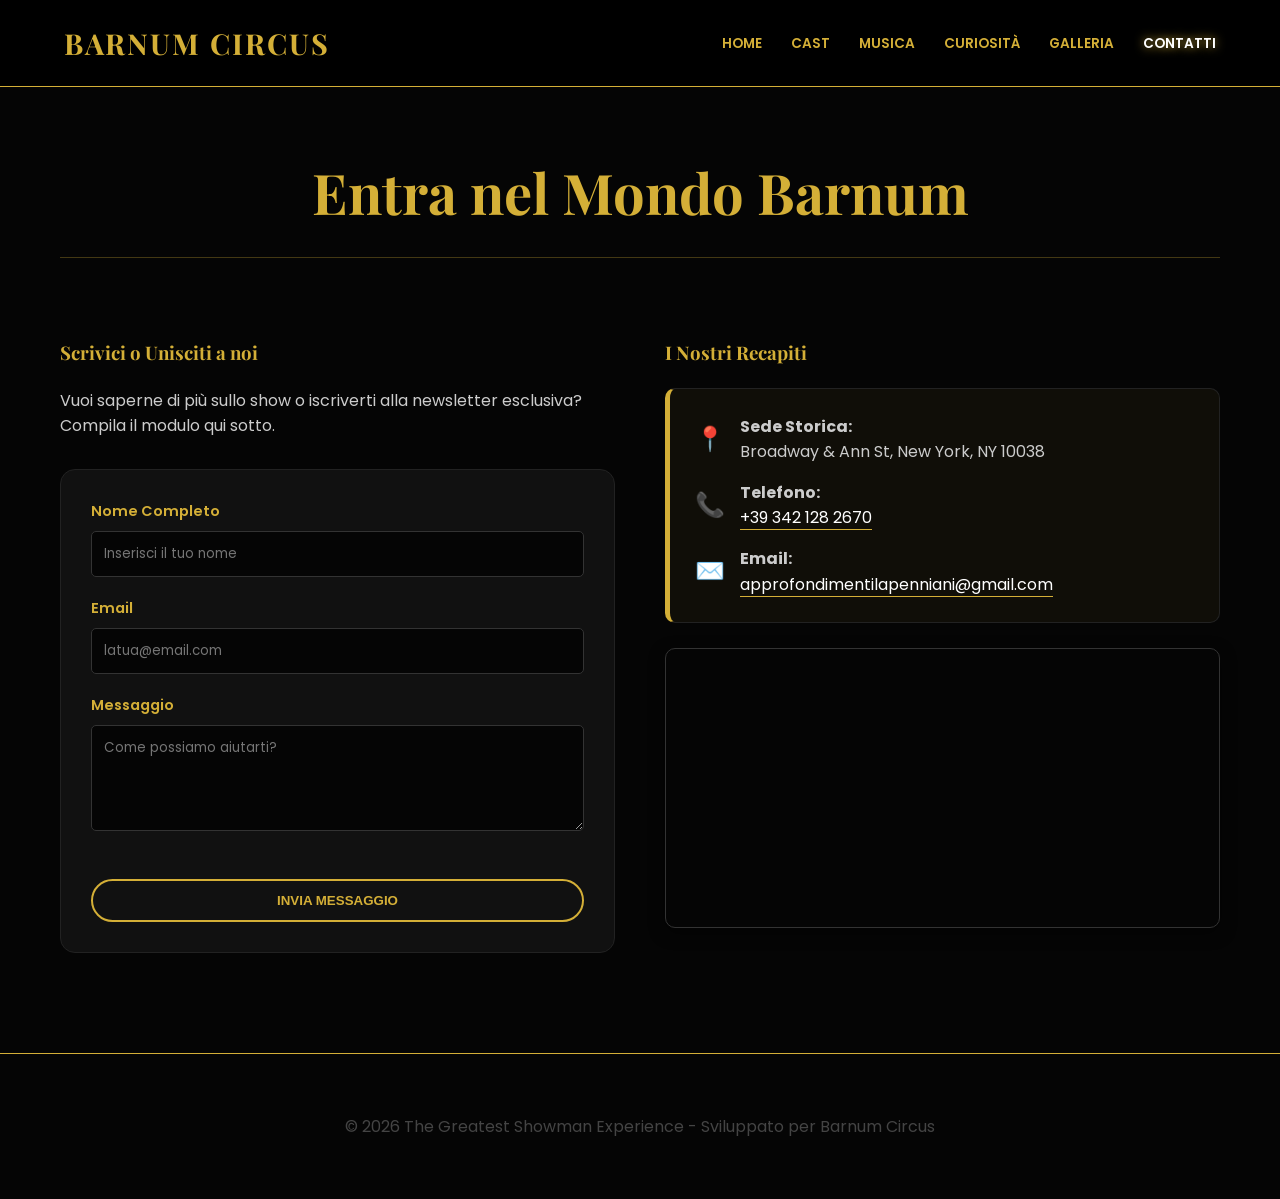
<file: contatti.html>
<!DOCTYPE html>
<html lang="it">
<head>
    <meta charset="UTF-8">
    <meta name="viewport" content="width=device-width, initial-scale=1.0">
    <title>Contatti | Barnum Circus</title>
    <link rel="stylesheet" href="style.css">
    <link href="https://fonts.googleapis.com/css2?family=Playfair+Display:wght@700&family=Poppins:wght@300;400;600&display=swap" rel="stylesheet">
</head>
<body>

    <nav class="navbar">
        <div class="logo">BARNUM CIRCUS</div>
        <div class="nav-links">
            <a href="index.html">Home</a>
            <a href="cast.html">Cast</a>
            <a href="musica.html">Musica</a>
            <a href="curiosita.html">Curiosità</a>
            <a href="galleria.html">Galleria</a>
            <a href="contatti.html" class="active">Contatti</a>
        </div>
    </nav>

    <main class="container">
        <h2 class="section-title">Entra nel Mondo Barnum</h2>

        <div class="contact-wrapper" style="display: grid; grid-template-columns: 1fr 1fr; gap: 50px;">
            
            <section class="contact-form-section">
                <h3 style="color: var(--accent-gold); font-family: 'Playfair Display'; margin-bottom: 20px;">Scrivici o Unisciti a noi</h3>
                <p style="margin-bottom: 30px; color: #ccc;">Vuoi saperne di più sullo show o iscriverti alla newsletter esclusiva? Compila il modulo qui sotto.</p>
                
                <form class="barnum-form">
                    <div class="form-group">
                        <label>Nome Completo</label>
                        <input type="text" placeholder="Inserisci il tuo nome" required>
                    </div>
                    <div class="form-group">
                        <label>Email</label>
                        <input type="email" placeholder="latua@email.com" required>
                    </div>
                    <div class="form-group">
                        <label>Messaggio</label>
                        <textarea rows="4" placeholder="Come possiamo aiutarti?"></textarea>
                    </div>
                    <button type="submit" class="btn-music" style="width: 100%; cursor: pointer;">Invia Messaggio</button>
                </form>
            </section>

            <section class="info-section">
                <h3 style="color: var(--accent-gold); font-family: 'Playfair Display'; margin-bottom: 20px;">I Nostri Recapiti</h3>
                
                <div style="background: rgba(212, 175, 55, 0.05); padding: 25px; border-radius: 10px; margin-bottom: 25px; border: 1px solid #222; border-left: 5px solid var(--accent-gold);">
                    <p style="color: #ccc; margin-bottom: 15px; display: flex; align-items: center;">
                        <span style="font-size: 1.5rem; margin-right: 15px;">📍</span>
                        <span><strong>Sede Storica:</strong><br>Broadway & Ann St, New York, NY 10038</span>
                    </p>
                    <p style="color: #ccc; margin-bottom: 15px; display: flex; align-items: center;">
                        <span style="font-size: 1.5rem; margin-right: 15px;">📞</span>
                        <span><strong>Telefono:</strong><br><a href="tel:+393421282670" style="color: #fff; text-decoration: none; border-bottom: 1px solid var(--accent-gold);">+39 342 128 2670</a></span>
                    </p>
                    <p style="color: #ccc; display: flex; align-items: center;">
                        <span style="font-size: 1.5rem; margin-right: 15px;">✉️</span>
                        <span><strong>Email:</strong><br><a href="mailto:approfondimentilapenniani@gmail.com" style="color: #fff; text-decoration: none; border-bottom: 1px solid var(--accent-gold);">approfondimentilapenniani@gmail.com</a></span>
                    </p>
                </div>
                
                <div class="map-container" style="border: 1px solid #333; border-radius: 10px; overflow: hidden; height: 280px; box-shadow: 0 5px 15px rgba(0,0,0,0.5);">
                    <iframe 
                        src="https://www.google.com/maps/embed?pb=!1m18!1m12!1m3!1d3024.364407519965!2d-74.0091873241595!3d40.71112447139366!2m3!1f0!2f0!3f0!3m2!1i1024!2i768!4f13.1!3m3!1m2!1s0x89c25a176840d21d%3A0xc3f7a14e914041d6!2sBroadway%20%26%20Ann%20St%2C%20New%20York%2C%20NY%2010038%2C%20Stati%20Uniti!5e0!3m2!1sit!2sit!4v1700000000000!5m2!1sit!2sit" 
                        width="100%" height="100%" style="border:0;" allowfullscreen="" loading="lazy">
                    </iframe>
                </div>
            </section>
        </div>
    </main>

    <footer>
        <p>&copy; 2026 The Greatest Showman Experience - Sviluppato per Barnum Circus</p>
    </footer>

</body>
</html>
</file>
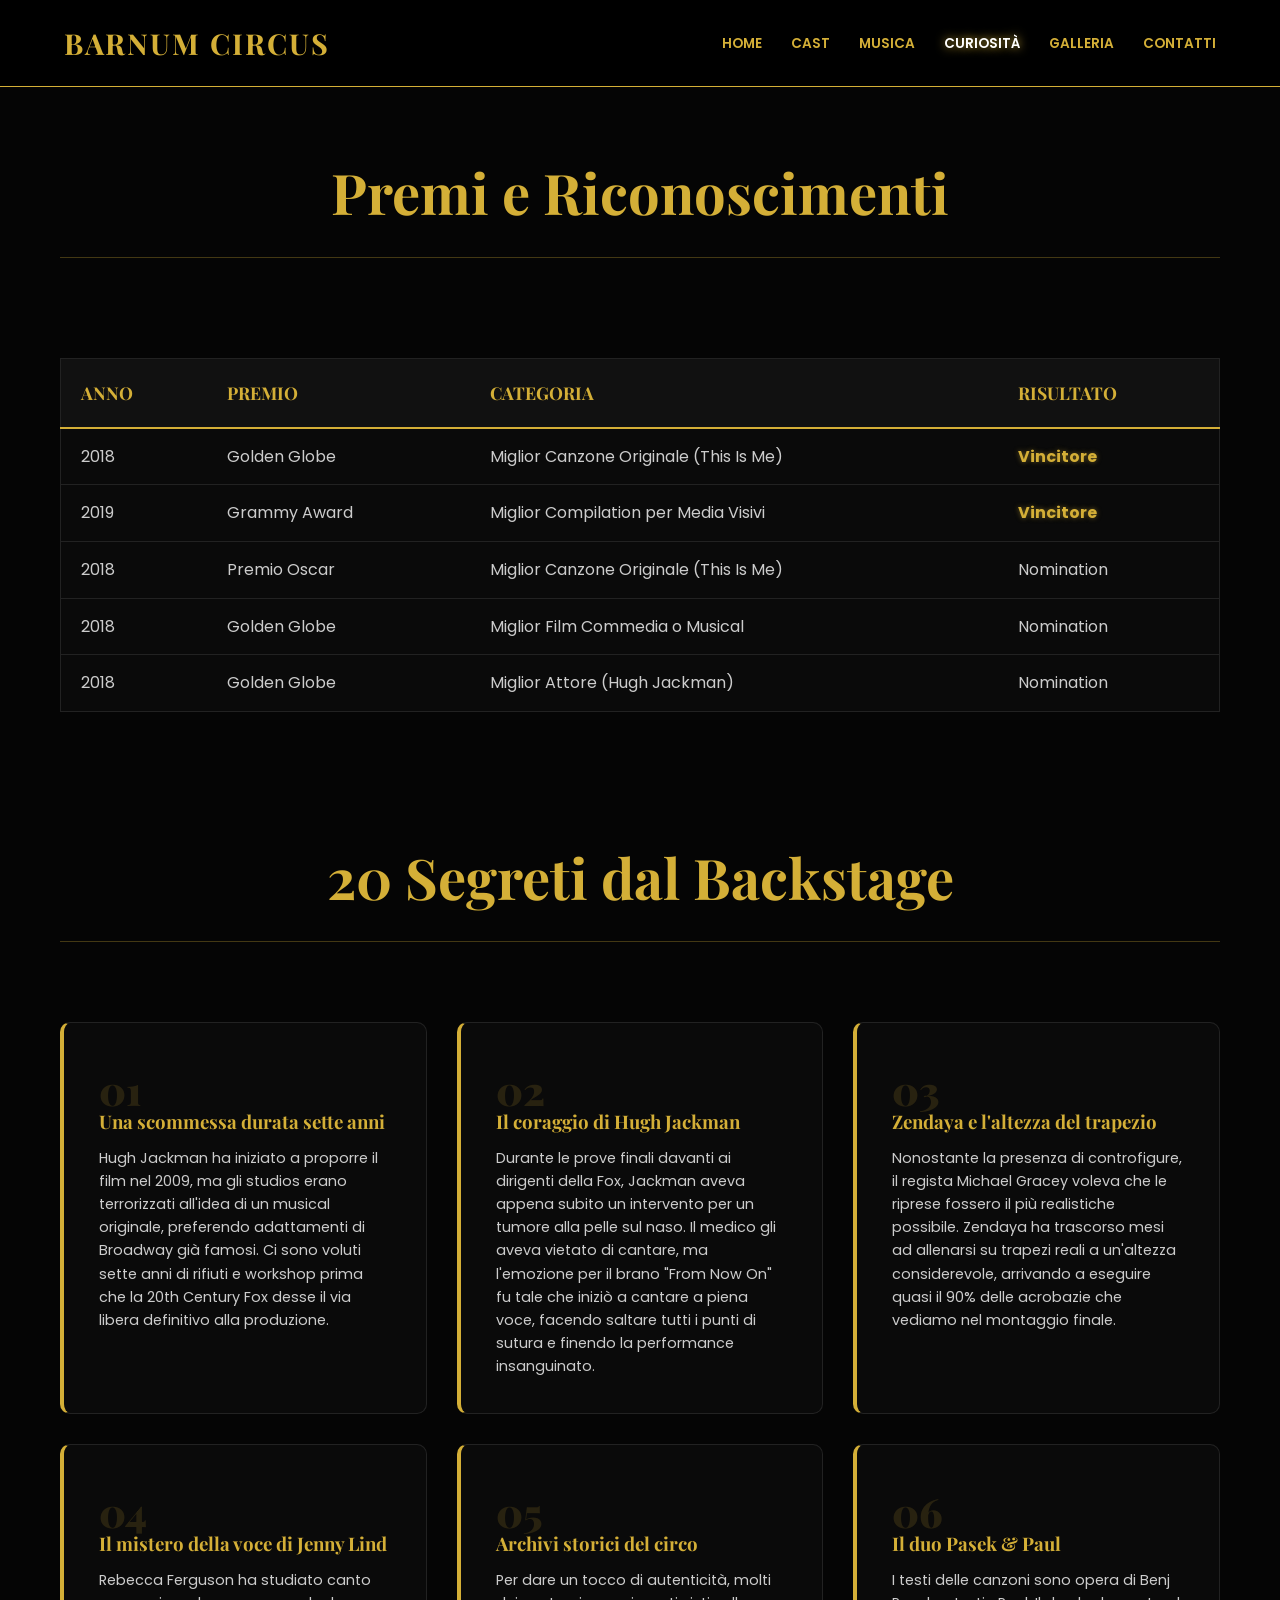
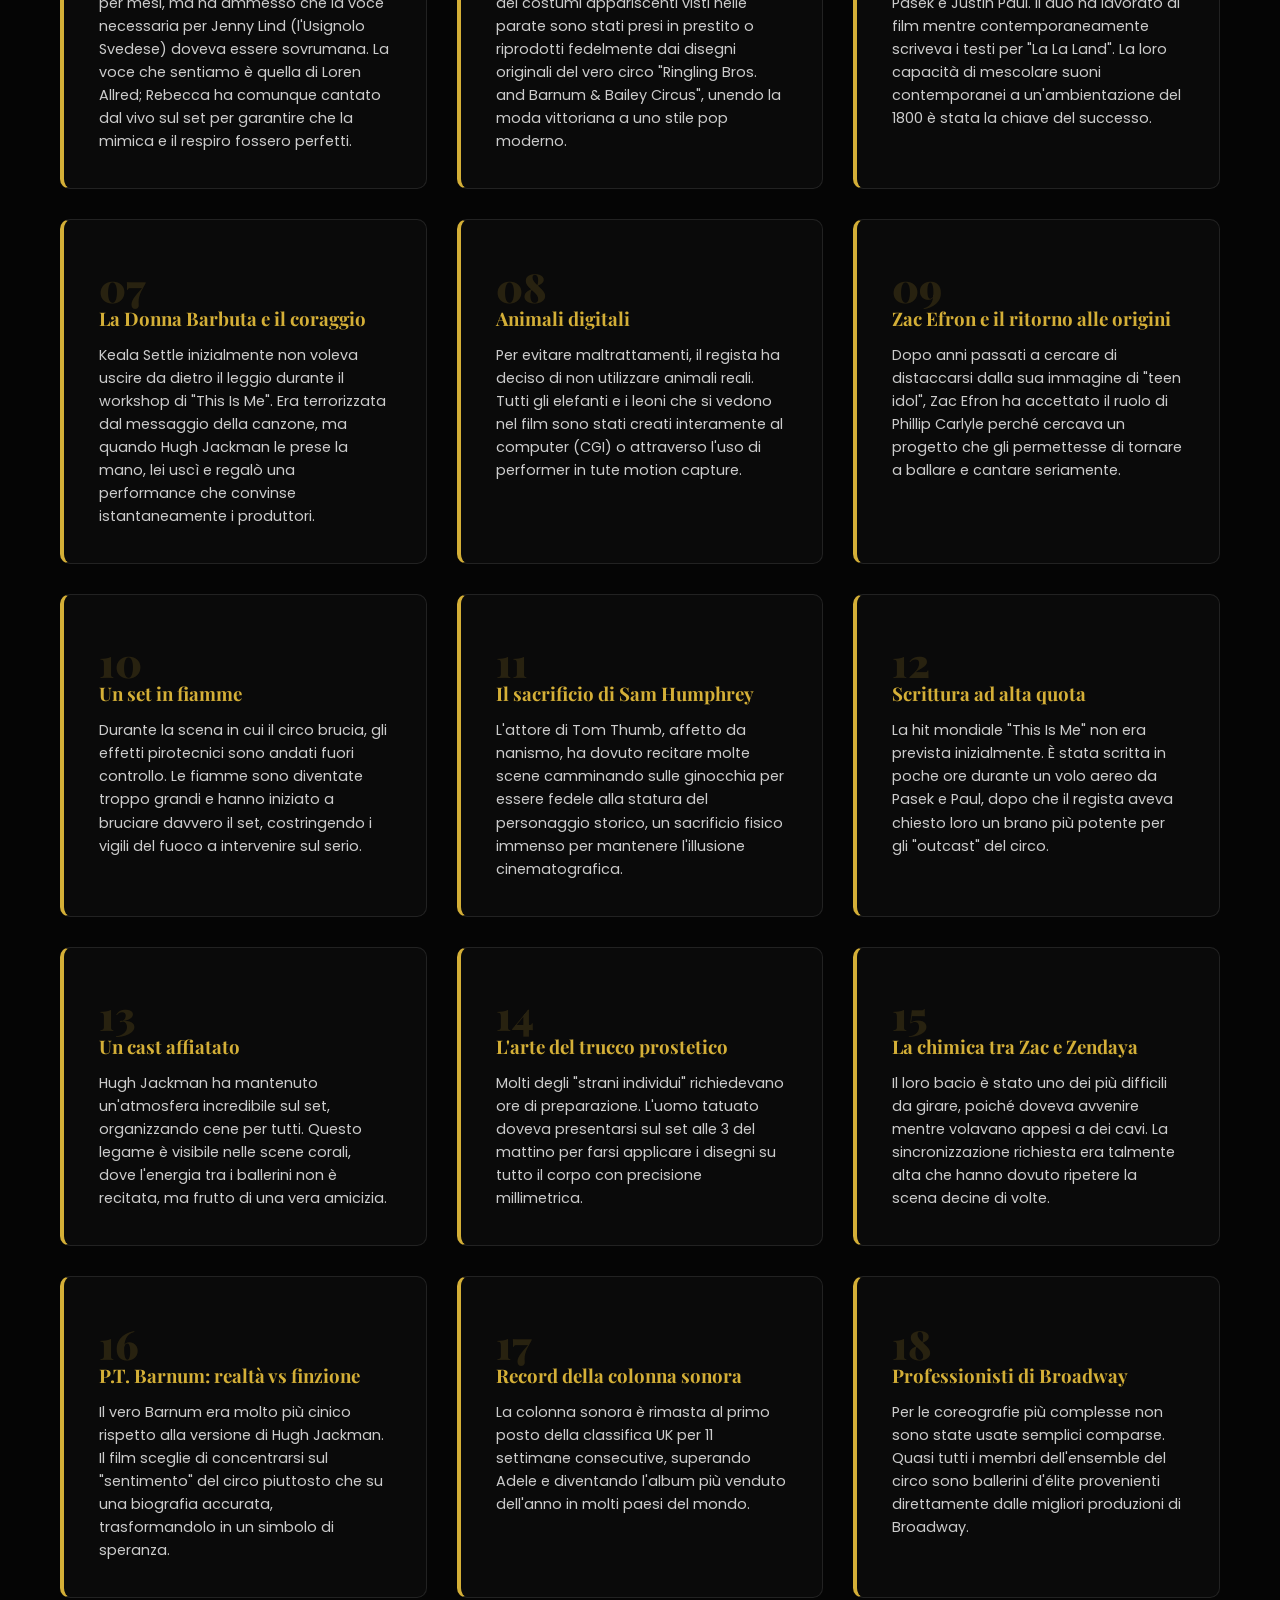
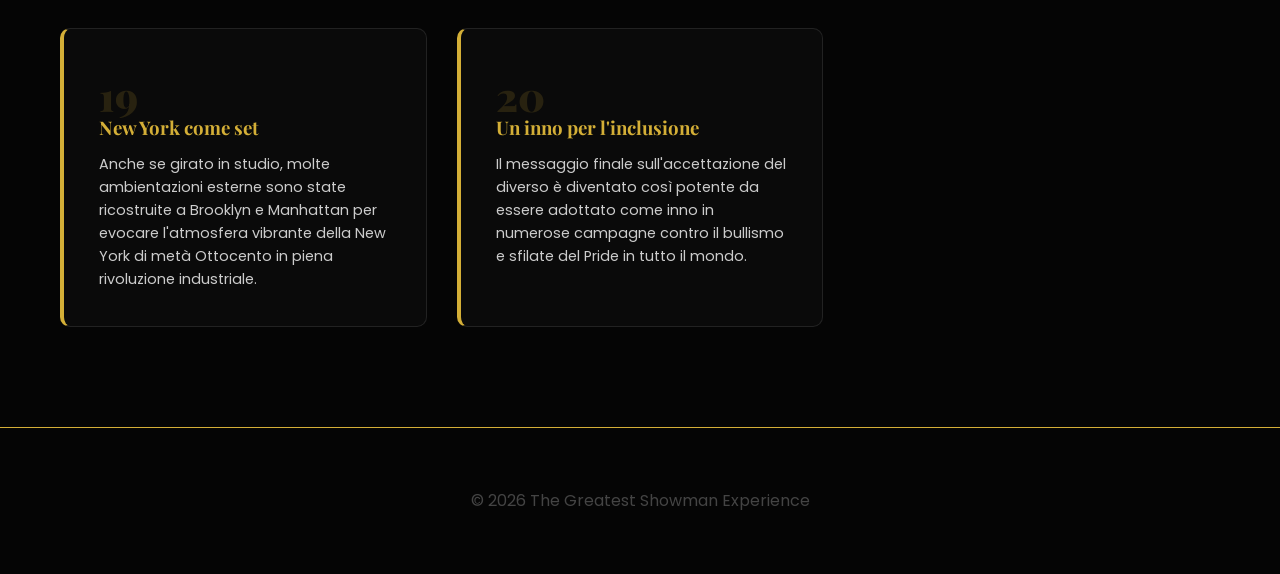
<file: curiosita.html>
<!DOCTYPE html>
<html lang="it">
<head>
    <meta charset="UTF-8">
    <meta name="viewport" content="width=device-width, initial-scale=1.0">
    <title>Curiosità e Premi | The Greatest Showman</title>
    <link rel="stylesheet" href="style.css">
    <link href="https://fonts.googleapis.com/css2?family=Playfair+Display:wght@700&family=Poppins:wght@300;400;600&display=swap" rel="stylesheet">
</head>
<body>

    <nav class="navbar">
        <div class="logo">BARNUM CIRCUS</div>
        <div class="nav-links">
            <a href="index.html">Home</a>
            <a href="cast.html">Cast</a>
            <a href="musica.html">Musica</a>
            <a href="curiosita.html" class="active">Curiosità</a>
            <a href="galleria.html">Galleria</a>
            <a href="contatti.html">Contatti</a>
        </div>
    </nav>

    <main class="container">
        
        <section style="margin-bottom: 100px;">
            <h2 class="section-title">Premi e Riconoscimenti</h2>
            <div style="overflow-x: auto;">
                <table class="premi-table">
                    <thead>
                        <tr>
                            <th>Anno</th>
                            <th>Premio</th>
                            <th>Categoria</th>
                            <th>Risultato</th>
                        </tr>
                    </thead>
                    <tbody>
                        <tr>
                            <td>2018</td>
                            <td>Golden Globe</td>
                            <td>Miglior Canzone Originale (This Is Me)</td>
                            <td class="vinto">Vincitore</td>
                        </tr>
                        <tr>
                            <td>2019</td>
                            <td>Grammy Award</td>
                            <td>Miglior Compilation per Media Visivi</td>
                            <td class="vinto">Vincitore</td>
                        </tr>
                        <tr>
                            <td>2018</td>
                            <td>Premio Oscar</td>
                            <td>Miglior Canzone Originale (This Is Me)</td>
                            <td>Nomination</td>
                        </tr>
                        <tr>
                            <td>2018</td>
                            <td>Golden Globe</td>
                            <td>Miglior Film Commedia o Musical</td>
                            <td>Nomination</td>
                        </tr>
                        <tr>
                            <td>2018</td>
                            <td>Golden Globe</td>
                            <td>Miglior Attore (Hugh Jackman)</td>
                            <td>Nomination</td>
                        </tr>
                    </tbody>
                </table>
            </div>
        </section>

        <h2 class="section-title">20 Segreti dal Backstage</h2>
        
        <div class="curiosita-grid">
            
            <div class="curiosita-card">
                <span class="num-curiosita">01</span>
                <h3>Una scommessa durata sette anni</h3>
                <p>Hugh Jackman ha iniziato a proporre il film nel 2009, ma gli studios erano terrorizzati all'idea di un musical originale, preferendo adattamenti di Broadway già famosi. Ci sono voluti sette anni di rifiuti e workshop prima che la 20th Century Fox desse il via libera definitivo alla produzione.</p>
            </div>

            <div class="curiosita-card">
                <span class="num-curiosita">02</span>
                <h3>Il coraggio di Hugh Jackman</h3>
                <p>Durante le prove finali davanti ai dirigenti della Fox, Jackman aveva appena subito un intervento per un tumore alla pelle sul naso. Il medico gli aveva vietato di cantare, ma l'emozione per il brano "From Now On" fu tale che iniziò a cantare a piena voce, facendo saltare tutti i punti di sutura e finendo la performance insanguinato.</p>
            </div>

            <div class="curiosita-card">
                <span class="num-curiosita">03</span>
                <h3>Zendaya e l'altezza del trapezio</h3>
                <p>Nonostante la presenza di controfigure, il regista Michael Gracey voleva che le riprese fossero il più realistiche possibile. Zendaya ha trascorso mesi ad allenarsi su trapezi reali a un'altezza considerevole, arrivando a eseguire quasi il 90% delle acrobazie che vediamo nel montaggio finale.</p>
            </div>

            <div class="curiosita-card">
                <span class="num-curiosita">04</span>
                <h3>Il mistero della voce di Jenny Lind</h3>
                <p>Rebecca Ferguson ha studiato canto per mesi, ma ha ammesso che la voce necessaria per Jenny Lind (l'Usignolo Svedese) doveva essere sovrumana. La voce che sentiamo è quella di Loren Allred; Rebecca ha comunque cantato dal vivo sul set per garantire che la mimica e il respiro fossero perfetti.</p>
            </div>

            <div class="curiosita-card">
                <span class="num-curiosita">05</span>
                <h3>Archivi storici del circo</h3>
                <p>Per dare un tocco di autenticità, molti dei costumi appariscenti visti nelle parate sono stati presi in prestito o riprodotti fedelmente dai disegni originali del vero circo "Ringling Bros. and Barnum & Bailey Circus", unendo la moda vittoriana a uno stile pop moderno.</p>
            </div>

            <div class="curiosita-card">
                <span class="num-curiosita">06</span>
                <h3>Il duo Pasek & Paul</h3>
                <p>I testi delle canzoni sono opera di Benj Pasek e Justin Paul. Il duo ha lavorato al film mentre contemporaneamente scriveva i testi per "La La Land". La loro capacità di mescolare suoni contemporanei a un'ambientazione del 1800 è stata la chiave del successo.</p>
            </div>

            <div class="curiosita-card">
                <span class="num-curiosita">07</span>
                <h3>La Donna Barbuta e il coraggio</h3>
                <p>Keala Settle inizialmente non voleva uscire da dietro il leggio durante il workshop di "This Is Me". Era terrorizzata dal messaggio della canzone, ma quando Hugh Jackman le prese la mano, lei uscì e regalò una performance che convinse istantaneamente i produttori.</p>
            </div>

            <div class="curiosita-card">
                <span class="num-curiosita">08</span>
                <h3>Animali digitali</h3>
                <p>Per evitare maltrattamenti, il regista ha deciso di non utilizzare animali reali. Tutti gli elefanti e i leoni che si vedono nel film sono stati creati interamente al computer (CGI) o attraverso l'uso di performer in tute motion capture.</p>
            </div>

            <div class="curiosita-card">
                <span class="num-curiosita">09</span>
                <h3>Zac Efron e il ritorno alle origini</h3>
                <p>Dopo anni passati a cercare di distaccarsi dalla sua immagine di "teen idol", Zac Efron ha accettato il ruolo di Phillip Carlyle perché cercava un progetto che gli permettesse di tornare a ballare e cantare seriamente.</p>
            </div>

            <div class="curiosita-card">
                <span class="num-curiosita">10</span>
                <h3>Un set in fiamme</h3>
                <p>Durante la scena in cui il circo brucia, gli effetti pirotecnici sono andati fuori controllo. Le fiamme sono diventate troppo grandi e hanno iniziato a bruciare davvero il set, costringendo i vigili del fuoco a intervenire sul serio.</p>
            </div>

            <div class="curiosita-card">
                <span class="num-curiosita">11</span>
                <h3>Il sacrificio di Sam Humphrey</h3>
                <p>L'attore di Tom Thumb, affetto da nanismo, ha dovuto recitare molte scene camminando sulle ginocchia per essere fedele alla statura del personaggio storico, un sacrificio fisico immenso per mantenere l'illusione cinematografica.</p>
            </div>

            <div class="curiosita-card">
                <span class="num-curiosita">12</span>
                <h3>Scrittura ad alta quota</h3>
                <p>La hit mondiale "This Is Me" non era prevista inizialmente. È stata scritta in poche ore durante un volo aereo da Pasek e Paul, dopo che il regista aveva chiesto loro un brano più potente per gli "outcast" del circo.</p>
            </div>

            <div class="curiosita-card">
                <span class="num-curiosita">13</span>
                <h3>Un cast affiatato</h3>
                <p>Hugh Jackman ha mantenuto un'atmosfera incredibile sul set, organizzando cene per tutti. Questo legame è visibile nelle scene corali, dove l'energia tra i ballerini non è recitata, ma frutto di una vera amicizia.</p>
            </div>

            <div class="curiosita-card">
                <span class="num-curiosita">14</span>
                <h3>L'arte del trucco prostetico</h3>
                <p>Molti degli "strani individui" richiedevano ore di preparazione. L'uomo tatuato doveva presentarsi sul set alle 3 del mattino per farsi applicare i disegni su tutto il corpo con precisione millimetrica.</p>
            </div>

            <div class="curiosita-card">
                <span class="num-curiosita">15</span>
                <h3>La chimica tra Zac e Zendaya</h3>
                <p>Il loro bacio è stato uno dei più difficili da girare, poiché doveva avvenire mentre volavano appesi a dei cavi. La sincronizzazione richiesta era talmente alta che hanno dovuto ripetere la scena decine di volte.</p>
            </div>

            <div class="curiosita-card">
                <span class="num-curiosita">16</span>
                <h3>P.T. Barnum: realtà vs finzione</h3>
                <p>Il vero Barnum era molto più cinico rispetto alla versione di Hugh Jackman. Il film sceglie di concentrarsi sul "sentimento" del circo piuttosto che su una biografia accurata, trasformandolo in un simbolo di speranza.</p>
            </div>

            <div class="curiosita-card">
                <span class="num-curiosita">17</span>
                <h3>Record della colonna sonora</h3>
                <p>La colonna sonora è rimasta al primo posto della classifica UK per 11 settimane consecutive, superando Adele e diventando l'album più venduto dell'anno in molti paesi del mondo.</p>
            </div>

            <div class="curiosita-card">
                <span class="num-curiosita">18</span>
                <h3>Professionisti di Broadway</h3>
                <p>Per le coreografie più complesse non sono state usate semplici comparse. Quasi tutti i membri dell'ensemble del circo sono ballerini d'élite provenienti direttamente dalle migliori produzioni di Broadway.</p>
            </div>

            <div class="curiosita-card">
                <span class="num-curiosita">19</span>
                <h3>New York come set</h3>
                <p>Anche se girato in studio, molte ambientazioni esterne sono state ricostruite a Brooklyn e Manhattan per evocare l'atmosfera vibrante della New York di metà Ottocento in piena rivoluzione industriale.</p>
            </div>

            <div class="curiosita-card">
                <span class="num-curiosita">20</span>
                <h3>Un inno per l'inclusione</h3>
                <p>Il messaggio finale sull'accettazione del diverso è diventato così potente da essere adottato come inno in numerose campagne contro il bullismo e sfilate del Pride in tutto il mondo.</p>
            </div>

        </div>
    </main>

    <footer>
        <p>&copy; 2026 The Greatest Showman Experience</p>
    </footer>

</body>
</html>
</file>
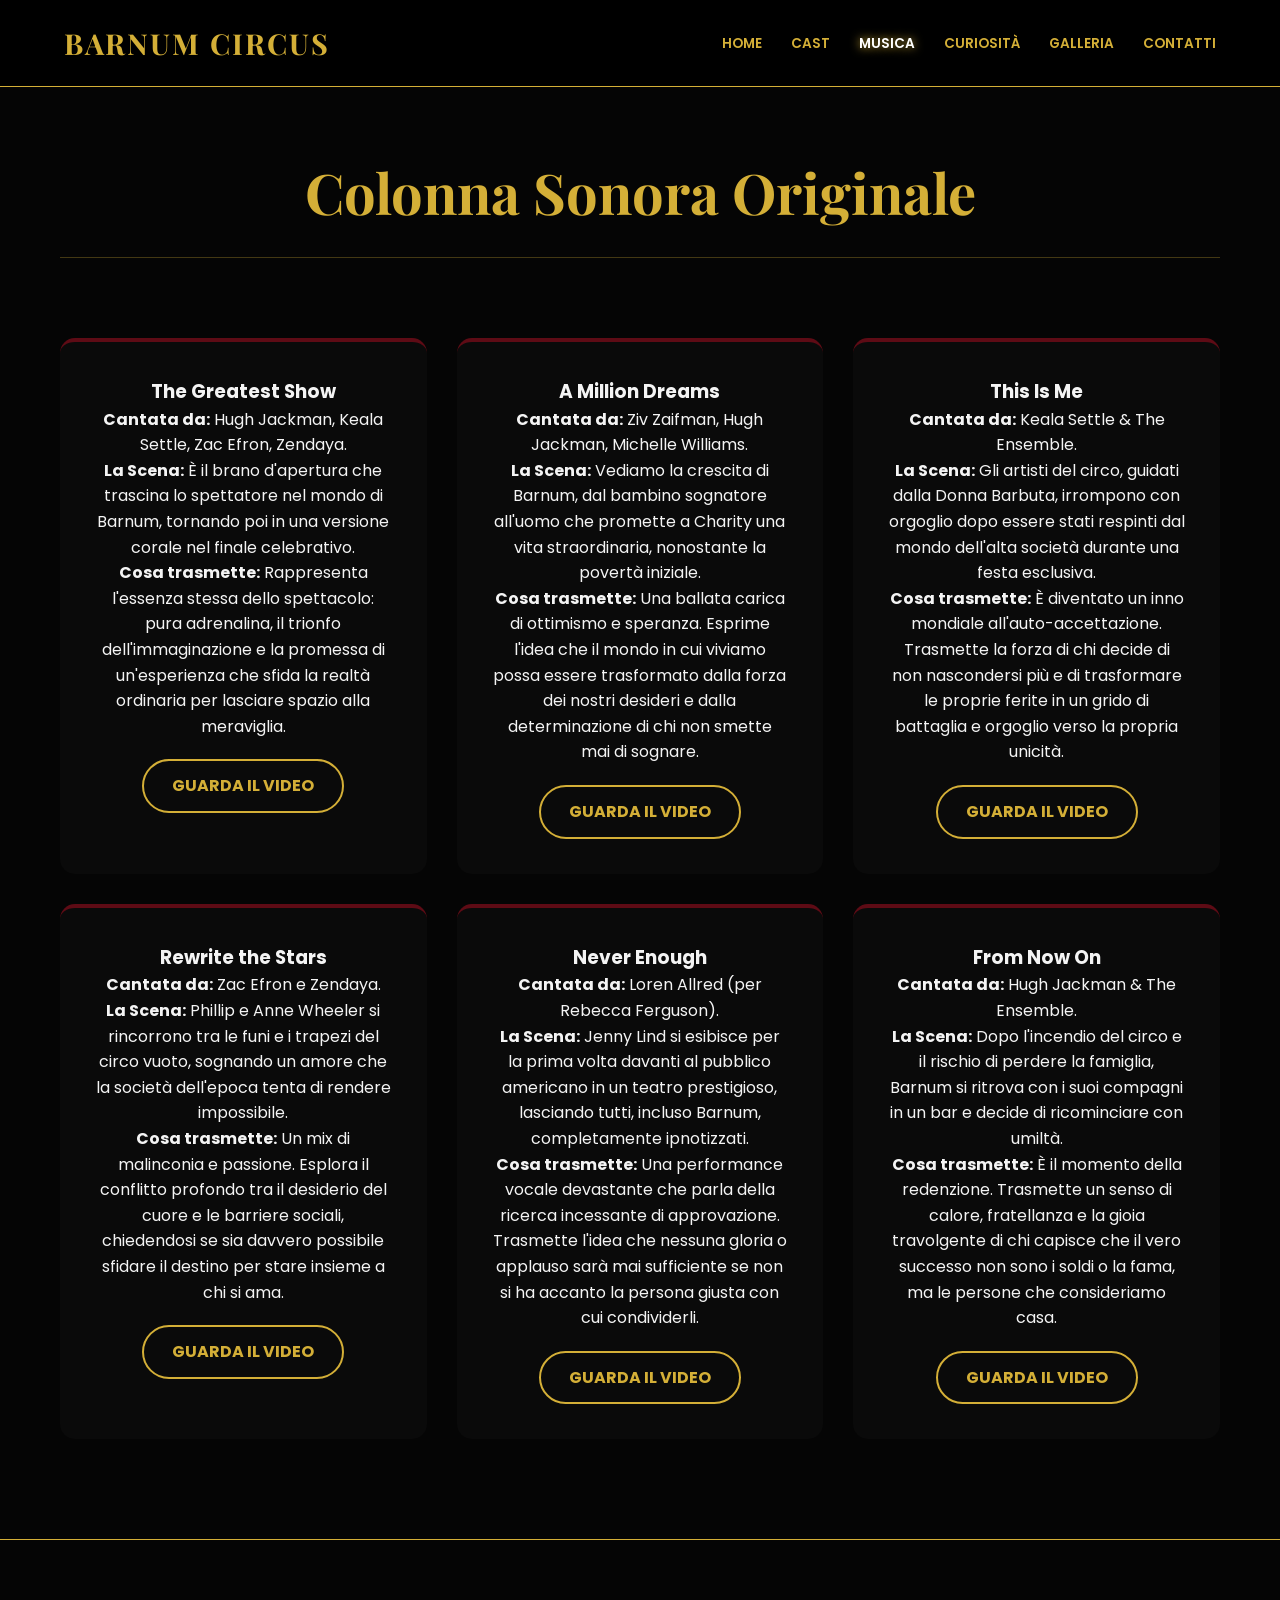
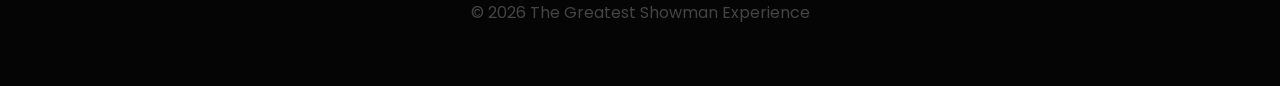
<file: musica.html>
<!DOCTYPE html>
<html lang="it">
<head>
    <meta charset="UTF-8">
    <meta name="viewport" content="width=device-width, initial-scale=1.0">
    <title>Musica | The Greatest Showman</title>
    <link rel="stylesheet" href="style.css">
    <link href="https://fonts.googleapis.com/css2?family=Playfair+Display:wght@700&family=Poppins:wght@300;400;600&display=swap" rel="stylesheet">
</head>
<body>

    <nav class="navbar">
        <div class="logo">BARNUM CIRCUS</div>
        <div class="nav-links">
            <a href="index.html">Home</a>
            <a href="cast.html">Cast</a>
            <a href="musica.html" class="active">Musica</a>
            <a href="curiosita.html">Curiosità</a>
            <a href="galleria.html">Galleria</a>
            <a href="contatti.html">Contatti</a>
        </div>
    </nav>

    <main class="container">
        <h2 class="section-title">Colonna Sonora Originale</h2>
        
        <div class="music-grid">
            
            <div class="music-card">
                <h3>The Greatest Show</h3>
                <p><strong>Cantata da:</strong> Hugh Jackman, Keala Settle, Zac Efron, Zendaya.</p>
                <p><strong>La Scena:</strong> È il brano d'apertura che trascina lo spettatore nel mondo di Barnum, tornando poi in una versione corale nel finale celebrativo.</p>
                <p><strong>Cosa trasmette:</strong> Rappresenta l'essenza stessa dello spettacolo: pura adrenalina, il trionfo dell'immaginazione e la promessa di un'esperienza che sfida la realtà ordinaria per lasciare spazio alla meraviglia.</p>
                <a href="https://youtu.be/w8OyrhaR0kA?si=PXQM84f43VYIU-dN" target="_blank" class="btn-music">Guarda il video</a>
            </div>

            <div class="music-card">
                <h3>A Million Dreams</h3>
                <p><strong>Cantata da:</strong> Ziv Zaifman, Hugh Jackman, Michelle Williams.</p>
                <p><strong>La Scena:</strong> Vediamo la crescita di Barnum, dal bambino sognatore all'uomo che promette a Charity una vita straordinaria, nonostante la povertà iniziale.</p>
                <p><strong>Cosa trasmette:</strong> Una ballata carica di ottimismo e speranza. Esprime l'idea che il mondo in cui viviamo possa essere trasformato dalla forza dei nostri desideri e dalla determinazione di chi non smette mai di sognare.</p>
                <a href="https://youtu.be/z4cCYB9Ggq0?si=mfAWynWruMS-yVTb" target="_blank" class="btn-music">Guarda il video</a>
            </div>

            <div class="music-card">
                <h3>This Is Me</h3>
                <p><strong>Cantata da:</strong> Keala Settle & The Ensemble.</p>
                <p><strong>La Scena:</strong> Gli artisti del circo, guidati dalla Donna Barbuta, irrompono con orgoglio dopo essere stati respinti dal mondo dell'alta società durante una festa esclusiva.</p>
                <p><strong>Cosa trasmette:</strong> È diventato un inno mondiale all'auto-accettazione. Trasmette la forza di chi decide di non nascondersi più e di trasformare le proprie ferite in un grido di battaglia e orgoglio verso la propria unicità.</p>
                <a href="https://youtu.be/QSNYvkg8_wI?si=cIMetEoteipQGu4V" target="_blank" class="btn-music">Guarda il video</a>
            </div>

            <div class="music-card">
                <h3>Rewrite the Stars</h3>
                <p><strong>Cantata da:</strong> Zac Efron e Zendaya.</p>
                <p><strong>La Scena:</strong> Phillip e Anne Wheeler si rincorrono tra le funi e i trapezi del circo vuoto, sognando un amore che la società dell'epoca tenta di rendere impossibile.</p>
                <p><strong>Cosa trasmette:</strong> Un mix di malinconia e passione. Esplora il conflitto profondo tra il desiderio del cuore e le barriere sociali, chiedendosi se sia davvero possibile sfidare il destino per stare insieme a chi si ama.</p>
                <a href="https://youtu.be/RbimXGH5zkE?si=KZJiIOxdj5TdROWY" target="_blank" class="btn-music">Guarda il video</a>
            </div>

            <div class="music-card">
                <h3>Never Enough</h3>
                <p><strong>Cantata da:</strong> Loren Allred (per Rebecca Ferguson).</p>
                <p><strong>La Scena:</strong> Jenny Lind si esibisce per la prima volta davanti al pubblico americano in un teatro prestigioso, lasciando tutti, incluso Barnum, completamente ipnotizzati.</p>
                <p><strong>Cosa trasmette:</strong> Una performance vocale devastante che parla della ricerca incessante di approvazione. Trasmette l'idea che nessuna gloria o applauso sarà mai sufficiente se non si ha accanto la persona giusta con cui condividerli.</p>
                <a href="https://youtu.be/LmwcJ3UsX48?si=Lh5Nes_sfAqZ19Rc" target="_blank" class="btn-music">Guarda il video</a>
            </div>

            <div class="music-card">
                <h3>From Now On</h3>
                <p><strong>Cantata da:</strong> Hugh Jackman & The Ensemble.</p>
                <p><strong>La Scena:</strong> Dopo l'incendio del circo e il rischio di perdere la famiglia, Barnum si ritrova con i suoi compagni in un bar e decide di ricominciare con umiltà.</p>
                <p><strong>Cosa trasmette:</strong> È il momento della redenzione. Trasmette un senso di calore, fratellanza e la gioia travolgente di chi capisce che il vero successo non sono i soldi o la fama, ma le persone che consideriamo casa.</p>
                <a href="https://youtu.be/25MqD0hHo14?si=IZORRgyvq85bF_cB" target="_blank" class="btn-music">Guarda il video</a>
            </div>

        </div>
    </main>

    <footer>
        <p>&copy; 2026 The Greatest Showman Experience</p>
    </footer>

</body>
</html>
</file>
<file: style.css>
:root {
    --primary-red: #5e0b15;    
    --accent-gold: #d4af37;     
    --piano-black: #050505;     
    --card-bg: #111111;         
    --text-light: #f4f4f4;
    --transition: all 0.4s ease;
}

* { margin: 0; padding: 0; box-sizing: border-box; }

body {
    background-color: var(--piano-black);
    color: var(--text-light);
    font-family: 'Poppins', sans-serif;
    line-height: 1.6;
}

.navbar {
    background: #000;
    display: flex;
    justify-content: space-between;
    align-items: center;
    padding: 20px 5%;
    border-bottom: 1px solid var(--accent-gold);
    position: sticky; top: 0; z-index: 1000;
}

.logo { 
    font-family: 'Playfair Display', serif; 
    color: var(--accent-gold); 
    font-size: 1.8rem; 
    font-weight: bold; 
    letter-spacing: 2px;
}

.nav-links a { 
    color: var(--accent-gold); 
    text-decoration: none; 
    margin-left: 25px; 
    font-size: 0.85rem; 
    text-transform: uppercase; 
    font-weight: 600; 
    transition: var(--transition);
}

.nav-links a:hover, .nav-links a.active { 
    color: #fff; 
    text-shadow: 0 0 10px var(--accent-gold);
}


.container { max-width: 1200px; margin: 60px auto; padding: 0 20px; }

.section-title {
    text-align: center;
    color: var(--accent-gold);
    font-family: 'Playfair Display', serif;
    font-size: 3.5rem;
    margin-bottom: 80px;
    border-bottom: 1px solid rgba(212, 175, 55, 0.3);
    padding-bottom: 20px;
}

.hero-home {
    height: 60vh;
    background: linear-gradient(rgba(0,0,0,0.7), rgba(0,0,0,0.9)), 
                url('https://images.unsplash.com/photo-1514525253361-b83f859b73c0?q=80&w=1600') center/cover;
    display: flex; justify-content: center; align-items: center; text-align: center;
    border-bottom: 2px solid var(--accent-gold);
}

.hero-content h1 { font-family: 'Playfair Display', serif; font-size: 4rem; color: var(--accent-gold); }

.trama-section { display: flex; gap: 60px; align-items: center; margin-bottom: 100px; }
.trama-section.reverse { flex-direction: row-reverse; }

.img-trama { 
    width: 55%; 
    height: 400px; 
    object-fit: cover;
    border-radius: 8px; 
    border: 1px solid var(--accent-gold); 
    box-shadow: 0 0 30px rgba(212, 175, 55, 0.2);
}


.cast-container { display: flex; flex-direction: column; gap: 40px; }
.card-personaggio {
    display: flex;
    background: #111;
    border-radius: 15px;
    overflow: hidden;
    border: 1px solid #222;
    transition: var(--transition);
}
.card-personaggio:hover { border-color: var(--accent-gold); transform: translateY(-5px); }
.card-personaggio img { width: 350px; height: 450px; object-fit: cover; border-right: 3px solid var(--accent-gold); }
.desc { padding: 45px; flex: 1; }
.desc h3 { color: var(--accent-gold); font-family: 'Playfair Display', serif; font-size: 2.5rem; }
.desc .attore-nome { color: var(--primary-red); font-weight: bold; letter-spacing: 2px; text-transform: uppercase; margin-bottom: 15px; display: block; }

.music-grid { display: grid; grid-template-columns: repeat(auto-fit, minmax(320px, 1fr)); gap: 30px; }
.music-card {
    background: #0a0a0a;
    padding: 35px;
    border-radius: 15px;
    border-top: 4px solid var(--primary-red);
    text-align: center;
    transition: var(--transition);
}
.music-card:hover { border-color: var(--accent-gold); }

.btn-music {
    display: inline-block;
    margin-top: 20px;
    padding: 12px 28px;
    background: transparent;
    color: var(--accent-gold);
    text-decoration: none;
    border: 2px solid var(--accent-gold);
    border-radius: 50px;
    font-weight: bold;
    text-transform: uppercase;
    transition: 0.3s;
}
.btn-music:hover { background: var(--accent-gold); color: #000; box-shadow: 0 0 15px var(--accent-gold); }


:root {
    --primary-red: #5e0b15;    
    --accent-gold: #d4af37;     
    --piano-black: #050505;     
    --card-bg: #111111;         
    --text-light: #f4f4f4;
    --transition: all 0.4s ease;
}

* { margin: 0; padding: 0; box-sizing: border-box; }

body {
    background-color: var(--piano-black);
    color: var(--text-light);
    font-family: 'Poppins', sans-serif;
    line-height: 1.6;
}

.navbar {
    background: #000;
    display: flex;
    justify-content: space-between;
    align-items: center;
    padding: 20px 5%;
    border-bottom: 1px solid var(--accent-gold);
    position: sticky; top: 0; z-index: 1000;
}

.logo { 
    font-family: 'Playfair Display', serif; 
    color: var(--accent-gold); 
    font-size: 1.8rem; 
    font-weight: bold; 
    letter-spacing: 2px;
}

.nav-links a { 
    color: var(--accent-gold); 
    text-decoration: none; 
    margin-left: 25px; 
    font-size: 0.85rem; 
    text-transform: uppercase; 
    font-weight: 600; 
    transition: var(--transition);
}

.nav-links a:hover, .nav-links a.active { 
    color: #fff; 
    text-shadow: 0 0 10px var(--accent-gold);
}


.container { max-width: 1200px; margin: 60px auto; padding: 0 20px; }

.section-title {
    text-align: center;
    color: var(--accent-gold);
    font-family: 'Playfair Display', serif;
    font-size: 3.5rem;
    margin-bottom: 80px;
    border-bottom: 1px solid rgba(212, 175, 55, 0.3);
    padding-bottom: 20px;
}

.hero-home {
    height: 60vh;
    background: linear-gradient(rgba(0,0,0,0.7), rgba(0,0,0,0.9)), 
                url('https://images.unsplash.com/photo-1514525253361-b83f859b73c0?q=80&w=1600') center/cover;
    display: flex; justify-content: center; align-items: center; text-align: center;
    border-bottom: 2px solid var(--accent-gold);
}

.hero-content h1 { font-family: 'Playfair Display', serif; font-size: 4rem; color: var(--accent-gold); }

.trama-section { display: flex; gap: 60px; align-items: center; margin-bottom: 100px; }
.trama-section.reverse { flex-direction: row-reverse; }

.img-trama { 
    width: 55%; 
    height: 400px; 
    object-fit: cover;
    border-radius: 8px; 
    border: 1px solid var(--accent-gold); 
    box-shadow: 0 0 30px rgba(212, 175, 55, 0.2);
}


.cast-container { display: flex; flex-direction: column; gap: 40px; }
.card-personaggio {
    display: flex;
    background: #111;
    border-radius: 15px;
    overflow: hidden;
    border: 1px solid #222;
    transition: var(--transition);
}
.card-personaggio:hover { border-color: var(--accent-gold); transform: translateY(-5px); }
.card-personaggio img { width: 350px; height: 450px; object-fit: cover; border-right: 3px solid var(--accent-gold); }
.desc { padding: 45px; flex: 1; }
.desc h3 { color: var(--accent-gold); font-family: 'Playfair Display', serif; font-size: 2.5rem; }
.desc .attore-nome { color: var(--primary-red); font-weight: bold; letter-spacing: 2px; text-transform: uppercase; margin-bottom: 15px; display: block; }


.music-grid { display: grid; grid-template-columns: repeat(auto-fit, minmax(320px, 1fr)); gap: 30px; }
.music-card {
    background: #0a0a0a;
    padding: 35px;
    border-radius: 15px;
    border-top: 4px solid var(--primary-red);
    text-align: center;
    transition: var(--transition);
}
.music-card:hover { border-color: var(--accent-gold); }

.btn-music {
    display: inline-block;
    margin-top: 20px;
    padding: 12px 28px;
    background: transparent;
    color: var(--accent-gold);
    text-decoration: none;
    border: 2px solid var(--accent-gold);
    border-radius: 50px;
    font-weight: bold;
    text-transform: uppercase;
    transition: 0.3s;
}
.btn-music:hover { background: var(--accent-gold); color: #000; box-shadow: 0 0 15px var(--accent-gold); }


.curiosita-grid { display: grid; grid-template-columns: repeat(auto-fill, minmax(320px, 1fr)); gap: 30px; }
.curiosita-card {
    background: #0a0a0a;
    padding: 35px;
    border-radius: 10px;
    border: 1px solid #222;
    border-left: 4px solid var(--accent-gold);
    transition: var(--transition);
}
.curiosita-card:hover { transform: translateY(-10px); border-color: var(--accent-gold); }
.num-curiosita { font-size: 2.5rem; color: rgba(212, 175, 55, 0.15); font-family: 'Playfair Display', serif; font-weight: 900; margin-bottom: -15px; display: block; }
.curiosita-card h3 { color: var(--accent-gold); font-family: 'Playfair Display', serif; margin-bottom: 10px; }
.curiosita-card p { color: #ccc; font-size: 0.9rem; }


.gallery-grid { display: grid; grid-template-columns: repeat(auto-fill, minmax(450px, 1fr)); gap: 25px; }
.gallery-item { height: 500px; overflow: hidden; border-radius: 8px; border: 1px solid #222; }
.gallery-item img { width: 100%; height: 100%; object-fit: cover; transition: 0.6s; }
.gallery-item:hover img { transform: scale(1.1); }


@media (max-width: 900px) {
    .trama-section, .card-personaggio { flex-direction: column; text-align: center; }
    .img-trama, .card-personaggio img { width: 100%; height: auto; border-right: none; border-bottom: 3px solid var(--accent-gold); }
    .gallery-grid { grid-template-columns: 1fr; }
}
footer { text-align: center; padding: 60px; border-top: 1px solid var(--accent-gold); color: #444; margin-top: 100px; }

.gallery-grid { display: grid; grid-template-columns: repeat(auto-fill, minmax(450px, 1fr)); gap: 25px; }
.gallery-item { height: 500px; overflow: hidden; border-radius: 8px; border: 1px solid #222; }
.gallery-item img { width: 100%; height: 100%; object-fit: cover; transition: 0.6s; }
.gallery-item:hover img { transform: scale(1.1); }

@media (max-width: 900px) {
    .trama-section, .card-personaggio { flex-direction: column; text-align: center; }
    .img-trama, .card-personaggio img { width: 100%; height: auto; border-right: none; border-bottom: 3px solid var(--accent-gold); }
    .gallery-grid { grid-template-columns: 1fr; }
}
footer { text-align: center; padding: 60px; border-top: 1px solid var(--accent-gold); color: #444; margin-top: 100px; }


.premi-table {
    width: 100%;
    border-collapse: collapse;
    margin: 20px 0;
    background-color: #0a0a0a;
    border: 1px solid #222;
}

.premi-table th {
    background-color: #111;
    color: var(--accent-gold);
    padding: 20px;
    text-align: left;
    border-bottom: 2px solid var(--accent-gold);
    text-transform: uppercase;
    font-family: 'Playfair Display', serif;
    font-size: 1.1rem;
}

.premi-table td {
    padding: 15px 20px;
    border-bottom: 1px solid #222;
    color: #ccc;
    font-size: 1rem;
}

.premi-table tr:hover {
    background-color: rgba(212, 175, 55, 0.05);
}

.premi-table td.vinto {
    font-weight: bold;
    color: var(--accent-gold);
    text-shadow: 0 0 5px rgba(212, 175, 55, 0.5);
}

@media (max-width: 600px) {
    .premi-table th, .premi-table td {
        padding: 10px;
        font-size: 0.8rem;
    }
}

.barnum-form {
    background: #111;
    padding: 30px;
    border-radius: 15px;
    border: 1px solid #222;
}

.form-group {
    margin-bottom: 20px;
}

.form-group label {
    display: block;
    color: var(--accent-gold);
    margin-bottom: 8px;
    font-size: 0.9rem;
    font-weight: 600;
}

.form-group input, .form-group textarea {
    width: 100%;
    padding: 12px;
    background: #050505;
    border: 1px solid #333;
    border-radius: 5px;
    color: white;
    font-family: 'Poppins', sans-serif;
    transition: 0.3s;
}

.form-group input:focus, .form-group textarea:focus {
    outline: none;
    border-color: var(--accent-gold);
    box-shadow: 0 0 10px rgba(212, 175, 55, 0.2);
}

@media (max-width: 900px) {
    .contact-wrapper {
        grid-template-columns: 1fr !important;
    }
}
.info-section a:hover {
    color: var(--accent-gold) !important;
    text-decoration: underline;
    transition: 0.3s;
}
</file>
